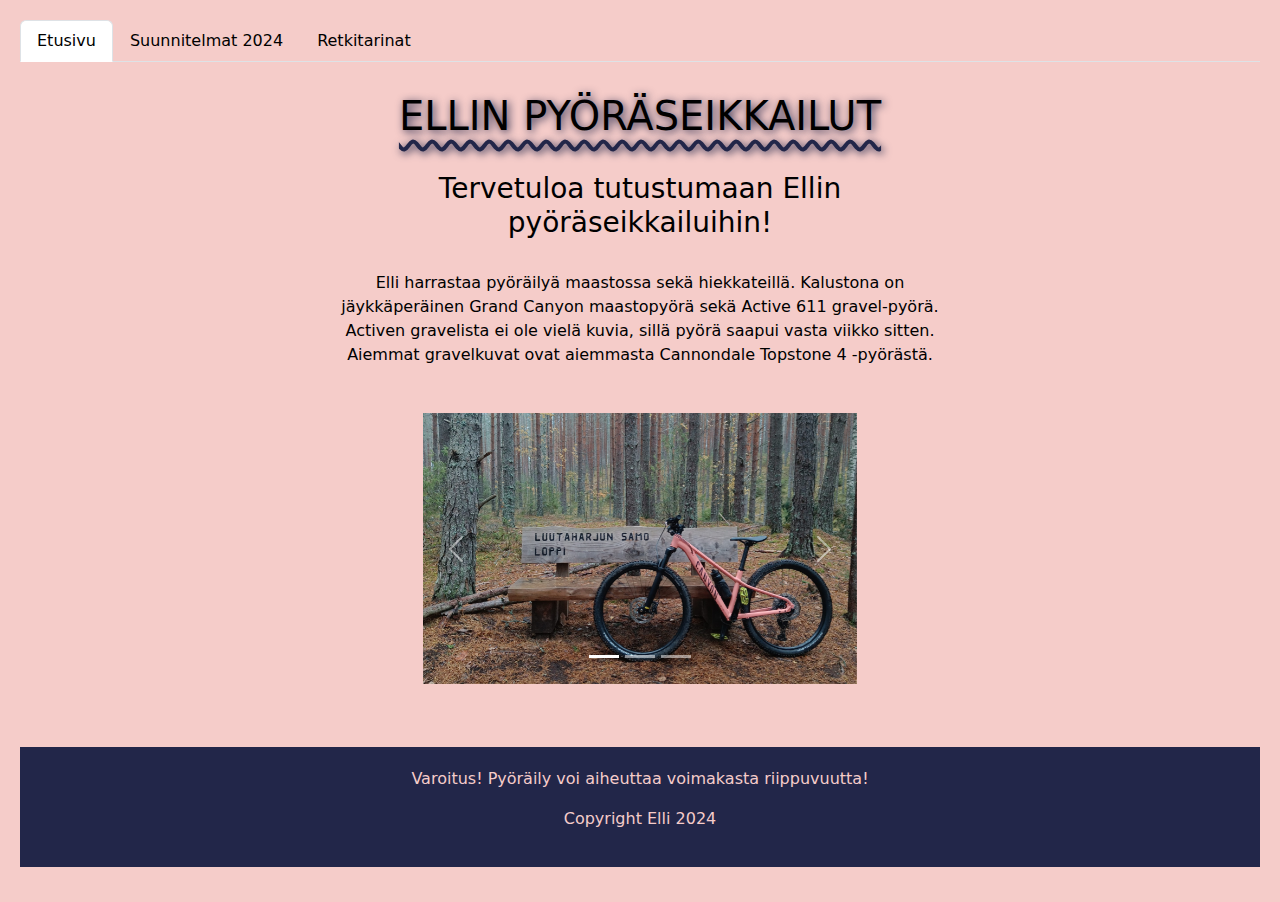
<file: index.html>
<!DOCTYPE html>
<html lang="en">
<head>
    <meta charset="UTF-8">
    <meta name="viewport" content="width=device-width, initial-scale=1">
    <title>Ellin pyöräseikkailut</title>
    <link href="https://cdn.jsdelivr.net/npm/bootstrap@5.3.3/dist/css/bootstrap.min.css" rel="stylesheet" integrity="sha384-QWTKZyjpPEjISv5WaRU9OFeRpok6YctnYmDr5pNlyT2bRjXh0JMhjY6hW+ALEwIH" crossorigin="anonymous">
    <link rel="stylesheet" type="text/css" href="./css-tiedostot/styles1.css">
</head>

<body>
    
<!--Navigointipalkki-->
<div class="navigointipalkki">
<ul class="nav nav-tabs">
    <li class="nav-item">
      <a class="nav-link active" href="./index.html">Etusivu</a>
    </li>
    <li class="nav-item">
      <a class="nav-link" href="./second.html">Suunnitelmat 2024</a>
    </li>
    <li class="nav-item">
      <a class="nav-link" href="./third.html">Retkitarinat</a>
    </li>
  </ul>
</div>

<!--Sivun varsinainen sisältö tähän väliin ja navigointi sekä footer erikseen-->

<div class="content">
    
<div class="otsikko">
    <h1> ELLIN PYÖRÄSEIKKAILUT </h1> <br>
    <h3> Tervetuloa tutustumaan Ellin pyöräseikkailuihin! </h3> <br>
    <p> Elli harrastaa pyöräilyä maastossa sekä hiekkateillä. Kalustona on jäykkäperäinen Grand Canyon maastopyörä sekä Active 611 gravel-pyörä. Activen gravelista ei ole vielä kuvia, sillä pyörä saapui vasta viikko sitten. Aiemmat gravelkuvat ovat aiemmasta Cannondale Topstone 4 -pyörästä.  </p>
    </div>

 <!-- Tästä alkaa koko karuselli -->
<div class="carousel-container">

  <div id="demo" class="carousel slide" data-bs-ride="carousel">

  <!-- Indicators/dots -->
  <div class="carousel-indicators">
    <button type="button" data-bs-target="#demo" data-bs-slide-to="0" class="active"></button>
    <button type="button" data-bs-target="#demo" data-bs-slide-to="1"></button>
    <button type="button" data-bs-target="#demo" data-bs-slide-to="2"></button>
  </div>

  <!-- The slideshow/carousel -->
  <div class="carousel-inner">
    <div class="carousel-item active">
      <img class="img-fluid" src="./images/suor-loppi.png" alt="Loppi" >
    </div>
    <div class="carousel-item">
      <img class="img-fluid" src="./images/suor-kaldoaivi.png" alt="Kaldoaivi" >
    </div>
    <div class="carousel-item">
      <img class="img-fluid" src="./images/suor-loimaa.png" alt="Loimaa" >
    </div>
  </div>

  <!-- Left and right controls/icons -->
  <button class="carousel-control-prev" type="button" data-bs-target="#demo" data-bs-slide="prev">
    <span class="carousel-control-prev-icon"></span>
  </button>
  <button class="carousel-control-next" type="button" data-bs-target="#demo" data-bs-slide="next">
    <span class="carousel-control-next-icon"></span>
  </button>
  </div>
</div>

<!--Tähän loppuu karuselli-->


<br> <br>

<!--Tähän loppuu sisältöosuus-->
</div>


<footer class="footer">
  <p> Varoitus! Pyöräily voi aiheuttaa voimakasta riippuvuutta!</p>
  <p>Copyright Elli 2024  </p>
</footer>



  <script src="https://cdn.jsdelivr.net/npm/bootstrap@5.3.3/dist/js/bootstrap.bundle.min.js" integrity="sha384-YvpcrYf0tY3lHB60NNkmXc5s9fDVZLESaAA55NDzOxhy9GkcIdslK1eN7N6jIeHz" crossorigin="anonymous"></script>
</body>
</html>
</file>
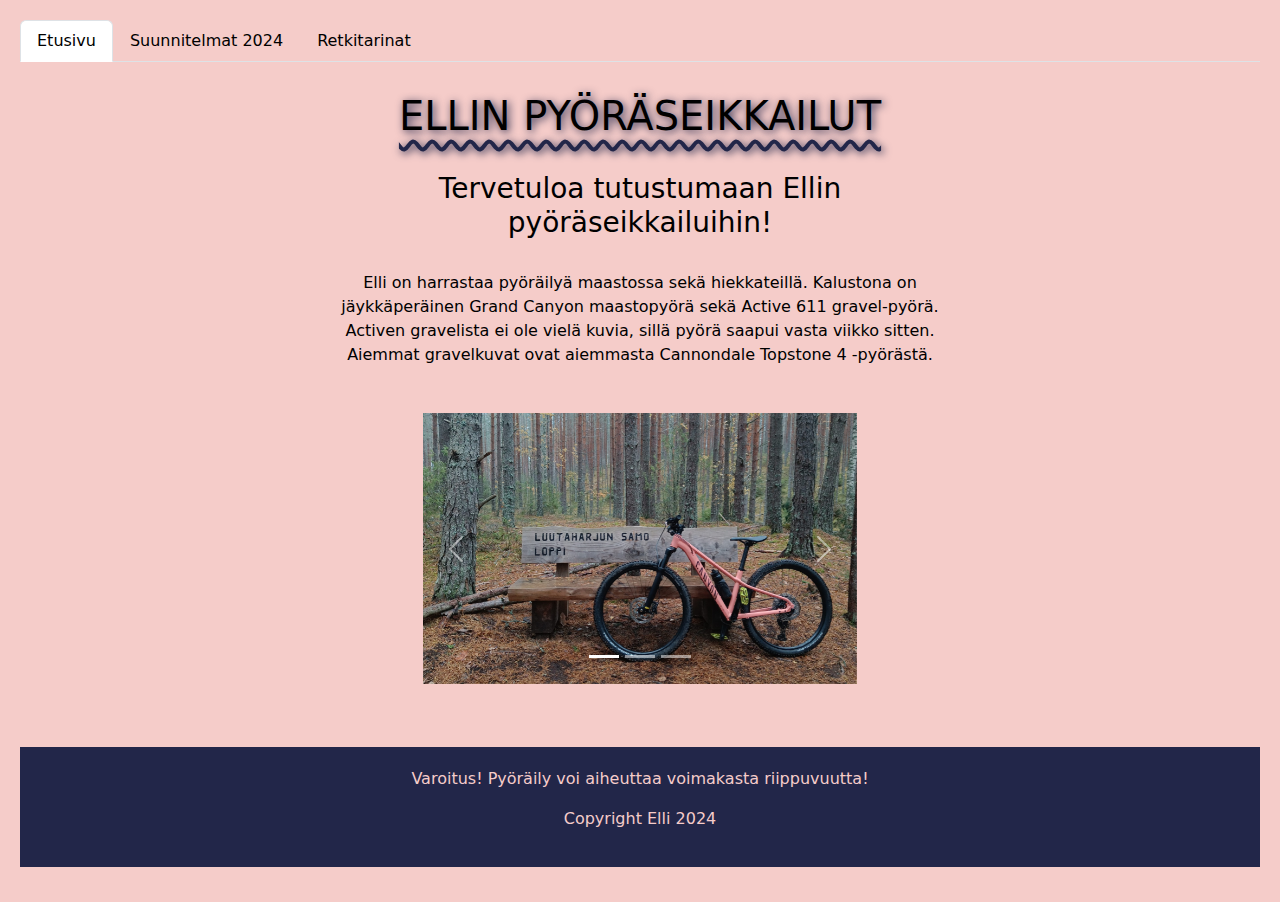
<file: WS08/index.html>
<!DOCTYPE html>
<html lang="en">
<head>
    <meta charset="UTF-8">
    <meta name="viewport" content="width=device-width, initial-scale=1">
    <title>Ellin pyöräseikkailut</title>
    <link href="https://cdn.jsdelivr.net/npm/bootstrap@5.3.3/dist/css/bootstrap.min.css" rel="stylesheet" integrity="sha384-QWTKZyjpPEjISv5WaRU9OFeRpok6YctnYmDr5pNlyT2bRjXh0JMhjY6hW+ALEwIH" crossorigin="anonymous">
    <link rel="stylesheet" type="text/css" href="./css-tiedostot/styles1.css">
</head>

<body>
    
<!--Navigointipalkki-->
<div class="navigointipalkki">
<ul class="nav nav-tabs">
    <li class="nav-item">
      <a class="nav-link active" href="./index.html">Etusivu</a>
    </li>
    <li class="nav-item">
      <a class="nav-link" href="./second.html">Suunnitelmat 2024</a>
    </li>
    <li class="nav-item">
      <a class="nav-link" href="./third.html">Retkitarinat</a>
    </li>
  </ul>
</div>

<!--Sivun varsinainen sisältö tähän väliin ja navigointi sekä footer erikseen-->

<div class="content">
    
<div class="otsikko">
    <h1> ELLIN PYÖRÄSEIKKAILUT </h1> <br>
    <h3> Tervetuloa tutustumaan Ellin pyöräseikkailuihin! </h3> <br>
    <p> Elli on harrastaa pyöräilyä maastossa sekä hiekkateillä. Kalustona on jäykkäperäinen Grand Canyon maastopyörä sekä Active 611 gravel-pyörä. Activen gravelista ei ole vielä kuvia, sillä pyörä saapui vasta viikko sitten. Aiemmat gravelkuvat ovat aiemmasta Cannondale Topstone 4 -pyörästä.  </p>
    </div>

 <!-- Tästä alkaa koko karuselli -->
<div class="carousel-container">

  <div id="demo" class="carousel slide" data-bs-ride="carousel">

  <!-- Indicators/dots -->
  <div class="carousel-indicators">
    <button type="button" data-bs-target="#demo" data-bs-slide-to="0" class="active"></button>
    <button type="button" data-bs-target="#demo" data-bs-slide-to="1"></button>
    <button type="button" data-bs-target="#demo" data-bs-slide-to="2"></button>
  </div>

  <!-- The slideshow/carousel -->
  <div class="carousel-inner">
    <div class="carousel-item active">
      <img class="img-fluid" src="./images/suor-loppi.png" alt="Loppi" >
    </div>
    <div class="carousel-item">
      <img class="img-fluid" src="./images/suor-kaldoaivi.png" alt="Kaldoaivi" >
    </div>
    <div class="carousel-item">
      <img class="img-fluid" src="./images/suor-loimaa.png" alt="Loimaa" >
    </div>
  </div>

  <!-- Left and right controls/icons -->
  <button class="carousel-control-prev" type="button" data-bs-target="#demo" data-bs-slide="prev">
    <span class="carousel-control-prev-icon"></span>
  </button>
  <button class="carousel-control-next" type="button" data-bs-target="#demo" data-bs-slide="next">
    <span class="carousel-control-next-icon"></span>
  </button>
  </div>
</div>

<!--Tähän loppuu karuselli-->


<br> <br>

<!--Tähän loppuu sisältöosuus-->
</div>


<footer class="footer">
  <p> Varoitus! Pyöräily voi aiheuttaa voimakasta riippuvuutta!</p>
  <p>Copyright Elli 2024  </p>
</footer>



  <script src="https://cdn.jsdelivr.net/npm/bootstrap@5.3.3/dist/js/bootstrap.bundle.min.js" integrity="sha384-YvpcrYf0tY3lHB60NNkmXc5s9fDVZLESaAA55NDzOxhy9GkcIdslK1eN7N6jIeHz" crossorigin="anonymous"></script>
</body>
</html>
</file>
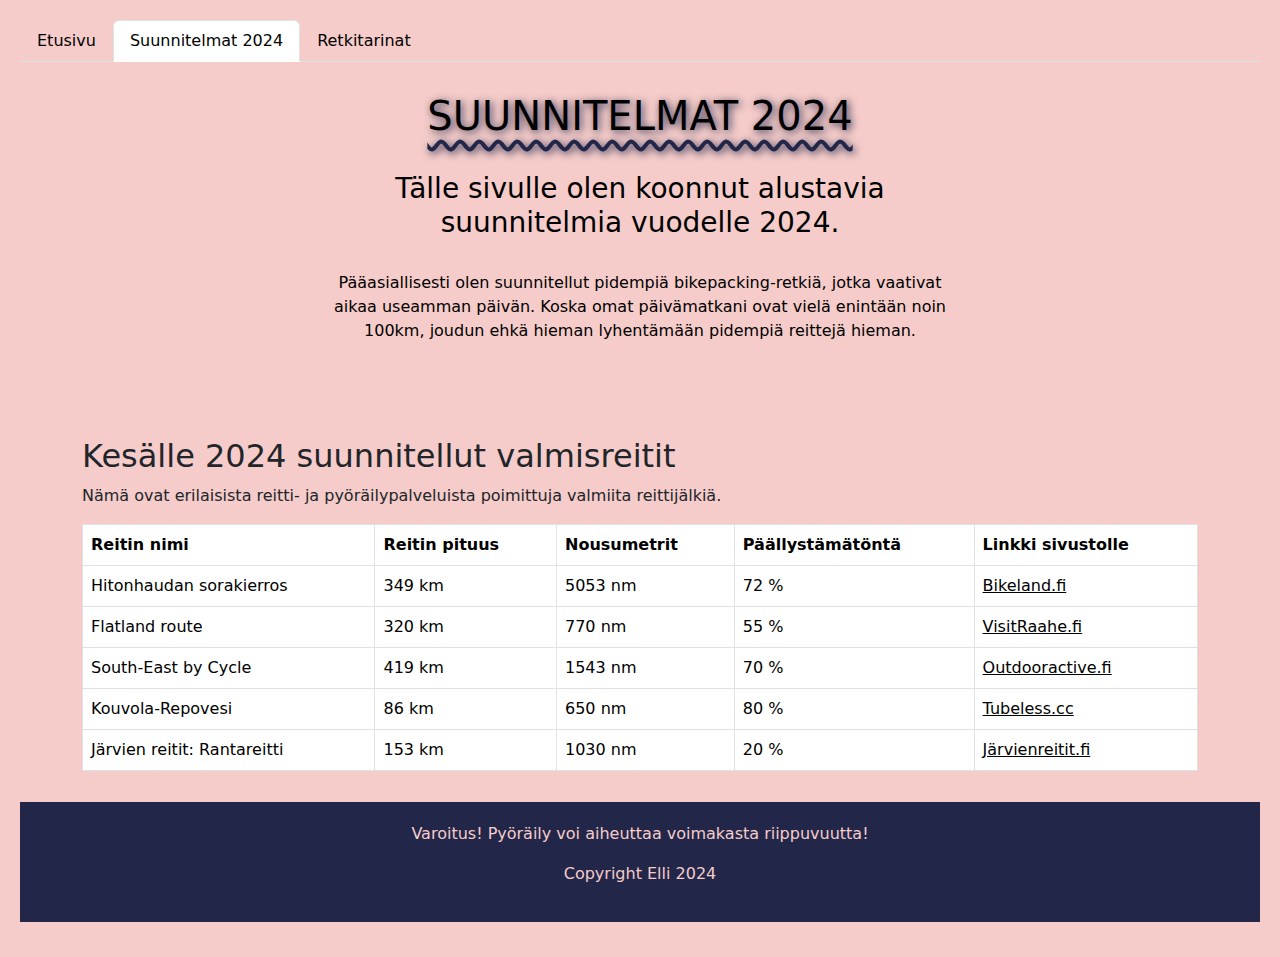
<file: second.html>
<!DOCTYPE html>
<html lang="en">
<head>
    <meta charset="UTF-8">
    <meta name="viewport" content="width=device-width, initial-scale=1">
    <title>Ellin pyöräseikkailut</title>
    <link href="https://cdn.jsdelivr.net/npm/bootstrap@5.3.3/dist/css/bootstrap.min.css" rel="stylesheet" integrity="sha384-QWTKZyjpPEjISv5WaRU9OFeRpok6YctnYmDr5pNlyT2bRjXh0JMhjY6hW+ALEwIH" crossorigin="anonymous">
    <link rel="stylesheet" type="text/css" href="./css-tiedostot/styles2.css">
</head>

<body>
    
<!--Navigointipalkki-->
<div class="navigointipalkki">
  <ul class="nav nav-tabs">
    <li class="nav-item">
      <a class="nav-link" href="./index.html">Etusivu</a>
    </li>
    <li class="nav-item">
      <a class="nav-link active" href="./second.html">Suunnitelmat 2024</a>
    </li>
    <li class="nav-item">
      <a class="nav-link" href="./third.html">Retkitarinat</a>
    </li>
  </ul>
</div>


<!--Sivun varsinainen sisältö tähän väliin ja navigointi sekä footer erikseen-->

<div class="content">

 <div class="otsikko">
    <h1> SUUNNITELMAT 2024 </h1> <br>
    <h3> Tälle sivulle olen koonnut alustavia suunnitelmia vuodelle 2024. </h3> <br>
    <p> Pääasiallisesti olen suunnitellut pidempiä bikepacking-retkiä, jotka vaativat aikaa useamman päivän. Koska omat päivämatkani ovat vielä enintään noin 100km, joudun ehkä hieman lyhentämään pidempiä reittejä hieman.   </p>
    </div>


<!--Taulukko-->   
<div class="container mt-5">
        <h2>Kesälle 2024 suunnitellut valmisreitit</h2>
        <p>Nämä ovat erilaisista reitti- ja pyöräilypalveluista poimittuja valmiita reittijälkiä.</p>   
        <div style="overflow-x:auto;">        
        <table class="table table-bordered">
          <thead>
            <tr>
              <th>Reitin nimi</th>
              <th>Reitin pituus</th>
              <th>Nousumetrit</th>
              <th>Päällystämätöntä</th>
              <th>Linkki sivustolle</th>
            </tr>
          </thead>
          <tbody>
            <tr>
              <td>Hitonhaudan sorakierros</td>
              <td>349 km</td>
              <td>5053 nm</td>
              <td>72 %</td>
              <td> <a href="https://www.bikeland.fi/lakelandbycycle-hitonhaudan" target="_blank"> Bikeland.fi </a> </td>
            </tr>
            <tr>
              <td>Flatland route</td>
              <td>320 km</td>
              <td>770 nm</td>
              <td>55 %</td>
              <td> <a href="https://www.visitraahe.fi/en/flatland-route-bicycle-touring" target="_blank"> VisitRaahe.fi </a> </td>
            </tr>
            <tr>
              <td>South-East by Cycle</td>
              <td>419 km</td>
              <td>1543 nm</td>
              <td>70 %</td>
              <td> <a href="https://www.outdooractive.fi/fi/route/gravel-pyoeraeily/kaakkois-suomi/south-east-by-cycle-pyoeraereitti/802215167/" target="_blank"> Outdooractive.fi </a> </td>
            </tr>

            <tr>
              <td>Kouvola-Repovesi</td>
              <td>86 km</td>
              <td>650 nm</td>
              <td>80 %</td>
              <td> <a href="https://www.tubeless.cc/stories/gravel-reitit-kouvola-repoveden-kansallispuisto" target="_blank"> Tubeless.cc </a> </td>
            </tr>

            <tr>
              <td>Järvien reitit: Rantareitti</td>
              <td>153 km</td>
              <td>1030 nm</td>
              <td>20 %</td>
              <td> <a href="https://jarvienreitit.fi/reitit/nasi-rantatie/" target="_blank"> Järvienreitit.fi </a> </td>
            </tr>

          </tbody>
        </table>
       </div> 
</div>
    

</div>

<!--Tähän loppui varsinainen sisältöosuus-->

<footer class="footer">
        <p> Varoitus! Pyöräily voi aiheuttaa voimakasta riippuvuutta!</p>
        <p>Copyright Elli 2024  </p>
  </footer>


  <script src="https://cdn.jsdelivr.net/npm/bootstrap@5.3.3/dist/js/bootstrap.bundle.min.js" integrity="sha384-YvpcrYf0tY3lHB60NNkmXc5s9fDVZLESaAA55NDzOxhy9GkcIdslK1eN7N6jIeHz" crossorigin="anonymous"></script>
</body>
</html>
</file>
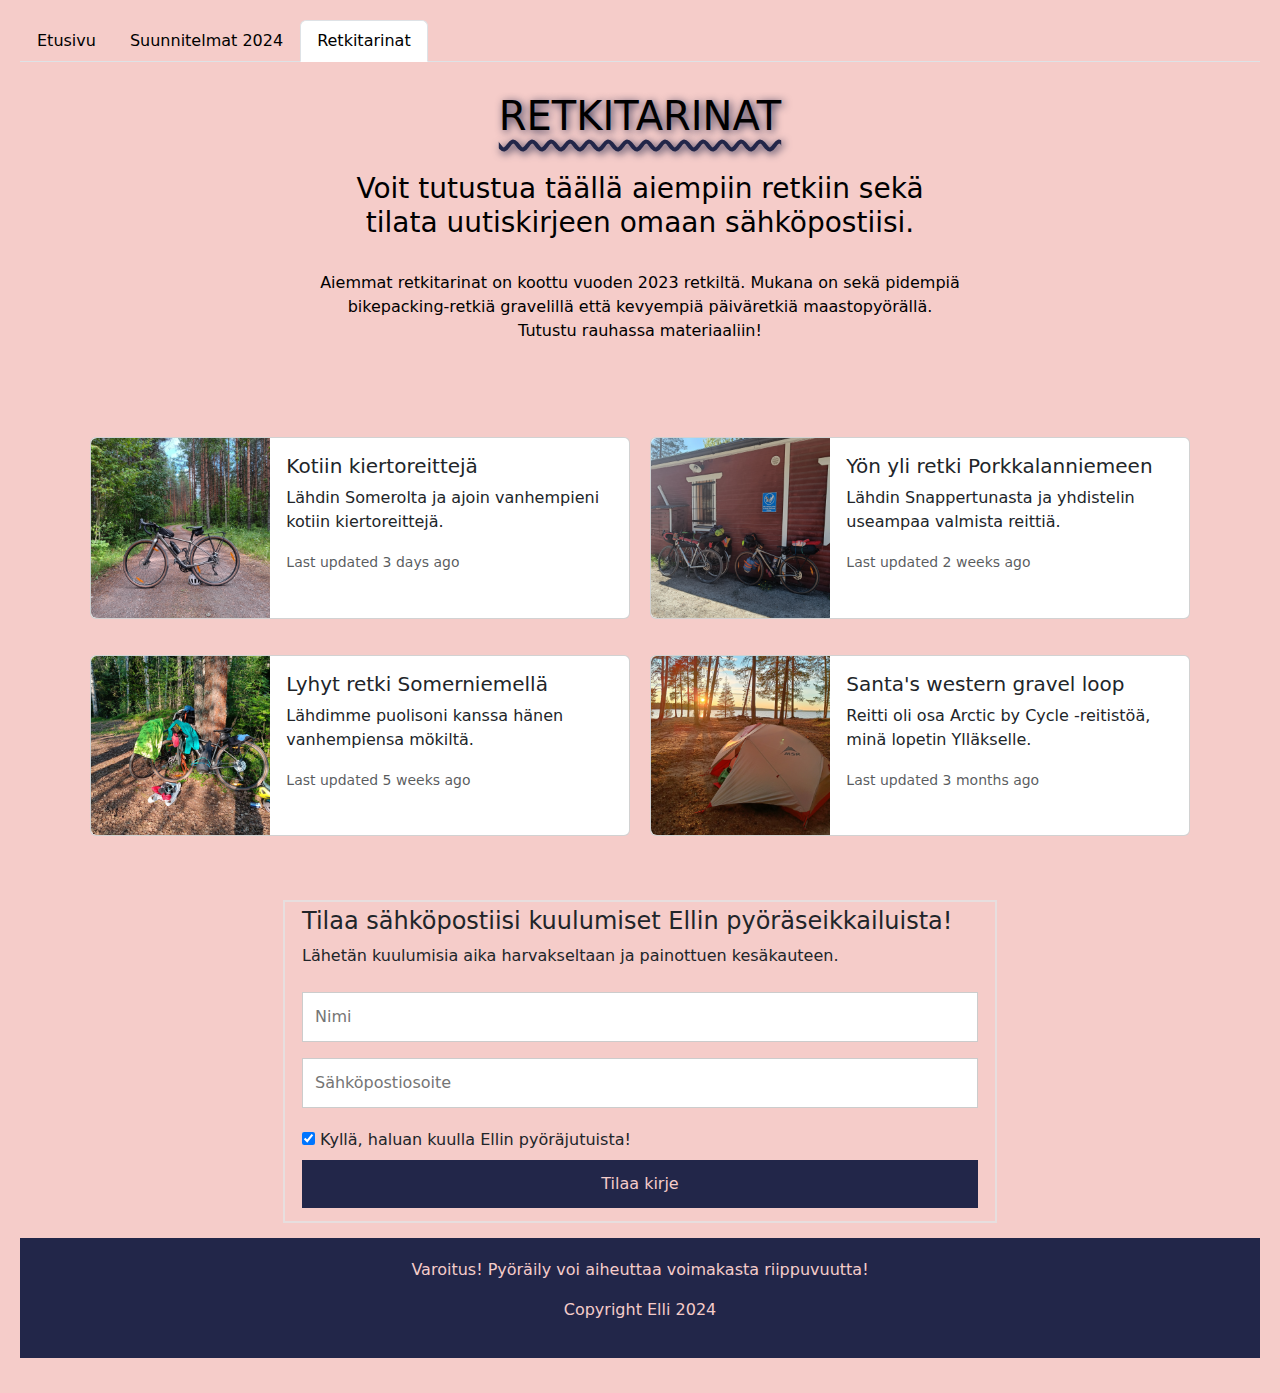
<file: third.html>
<!DOCTYPE html>
<html lang="en">
<head>
    <meta charset="UTF-8">
    <meta name="viewport" content="width=device-width, initial-scale=1">
    <title>Ellin pyöräseikkailut</title>
    <link href="https://cdn.jsdelivr.net/npm/bootstrap@5.3.3/dist/css/bootstrap.min.css" rel="stylesheet" integrity="sha384-QWTKZyjpPEjISv5WaRU9OFeRpok6YctnYmDr5pNlyT2bRjXh0JMhjY6hW+ALEwIH" crossorigin="anonymous">
    <link rel="stylesheet" type="text/css" href="./css-tiedostot/styles3.css">
</head>

<body>
    
<!--Navigointipalkki-->
<div class="navigointipalkki">  
  <ul class="nav nav-tabs">
    <li class="nav-item">
      <a class="nav-link" href="./index.html">Etusivu</a>
    </li>
    <li class="nav-item">
      <a class="nav-link" href="./second.html">Suunnitelmat 2024</a>
    </li>
    <li class="nav-item">
      <a class="nav-link active" href="./third.html">Retkitarinat</a>
    </li>
  </ul>
</div>

<!--Sivun varsinainen sisältö tähän väliin ja navigointi sekä footer erikseen-->

<div class="content">

<div class="otsikko">
<h1> RETKITARINAT </h1> <br>
<h3> Voit tutustua täällä aiempiin retkiin sekä tilata uutiskirjeen omaan sähköpostiisi.</h3> <br>
<p> Aiemmat retkitarinat on koottu vuoden 2023 retkiltä. Mukana on sekä pidempiä bikepacking-retkiä gravelillä että kevyempiä päiväretkiä maastopyörällä. Tutustu rauhassa materiaaliin!</p>
</div>

<br> <br>

<!--Tästä alkaa retkitarinakortit-->
<div class="cards-container">

  <!-- Ensimmäinen rivi korteista -->
<div class="card-row">
    <div class="card mb-3" style="max-width: 540px;">
      <div class="row g-0">
        <div class="col-md-4">
          <img src="./images/nelio-asento.png" class="img-fluid rounded-start" alt="pyörä hiekkatiellä">
        </div>
        <div class="col-md-8">
          <div class="card-body">
            <h5 class="card-title">Kotiin kiertoreittejä</h5>
            <p class="card-text"> Lähdin Somerolta ja ajoin vanhempieni kotiin kiertoreittejä.</p>
            <p class="card-text"><small class="text-body-secondary">Last updated 3 days ago</small></p>
          </div>
        </div>
      </div>
    </div>

    <div class="card mb-3" style="max-width: 540px;">
      <div class="row g-0">
        <div class="col-md-4">
          <img src="./images/nelio-retkipyorat.png" class="img-fluid rounded-start" alt="retkipyöriä tauolla">
        </div>
        <div class="col-md-8">
          <div class="card-body">
            <h5 class="card-title">Yön yli retki Porkkalanniemeen</h5>
            <p class="card-text"> Lähdin Snappertunasta ja yhdistelin useampaa valmista reittiä.</p>
            <p class="card-text"><small class="text-body-secondary">Last updated 2 weeks ago</small></p>
          </div>
        </div>
      </div>
    </div>
  </div>

  <!-- Toinen rivi korteista -->
  <div class="card-row">
    <div class="card mb-3" style="max-width: 540px;">
      <div class="row g-0">
        <div class="col-md-4">
          <img src="./images/nelio-somerniemi.png" class="img-fluid rounded-start" alt="pyörät leirissä">
        </div>
        <div class="col-md-8">
          <div class="card-body">
            <h5 class="card-title">Lyhyt retki Somerniemellä </h5>
            <p class="card-text"> Lähdimme puolisoni kanssa hänen vanhempiensa mökiltä. </p>
            <p class="card-text"><small class="text-body-secondary">Last updated 5 weeks ago</small></p>
          </div>
        </div>
      </div>
    </div>

    <div class="card mb-3" style="max-width: 540px;">
      <div class="row g-0">
        <div class="col-md-4">
          <img src="./images/nelio-teltta.png" class="img-fluid rounded-start" alt="teltta ilta-auringossa">
        </div>
        <div class="col-md-8">
          <div class="card-body">
            <h5 class="card-title">Santa's western gravel loop</h5>
            <p class="card-text"> Reitti oli osa Arctic by Cycle -reitistöä, minä lopetin Ylläkselle. </p>
            <p class="card-text"><small class="text-body-secondary">Last updated 3 months ago</small></p>
          </div>
        </div>
      </div>
    </div>
  </div>

</div> 


<br> <br>

<!--Tähän uutiskirjeen tilauskohta-->
<form action="action_page.php">
        <div class="container-fluid">
          <h4>Tilaa sähköpostiisi kuulumiset Ellin pyöräseikkailuista!</h4>
          <p> Lähetän kuulumisia aika harvakseltaan ja painottuen kesäkauteen.</p>
        </div>
      
        <div class="container-fluid">
          <input type="text" placeholder="Nimi" name="name" required>
          <input type="text" placeholder="Sähköpostiosoite" name="mail" required>
          <label>
            <input type="checkbox" checked="checked" name="subscribe"> Kyllä, haluan kuulla Ellin pyöräjutuista!
          </label>
        </div>
      
        <div class="container-fluid">
          <input type="submit" value="Tilaa kirje">
        </div>
</form>

</div>

<!--Tähän päättyi varsinainen sisältöosuus-->

<footer class="footer">
  <p> Varoitus! Pyöräily voi aiheuttaa voimakasta riippuvuutta!</p>
  <p>Copyright Elli 2024  </p>
</footer>


  <script src="https://cdn.jsdelivr.net/npm/bootstrap@5.3.3/dist/js/bootstrap.bundle.min.js" integrity="sha384-YvpcrYf0tY3lHB60NNkmXc5s9fDVZLESaAA55NDzOxhy9GkcIdslK1eN7N6jIeHz" crossorigin="anonymous"></script>
</body>
</html>
</file>
<file: css-tiedostot/styles1.css>
body {
    margin: 10px;
    padding: 10px;
    background-color: #f5ccc9;
}
.navigointipalkki {
    color:black;
}

.navigointipalkki .nav-link {
    color: black;
}

.otsikko {
    text-align: center;
    color: black;
    padding: 30px;
    max-width: 700px;
    margin:auto;
  }

  h1 {
    text-shadow: 2px 2px 8px  #222649;
    text-decoration: underline;
    text-decoration-style: wavy;
    text-decoration-color: #222649;
    text-underline-offset: 10px;
  }

.carousel-container {
    width: 35%;
    margin: 0 auto;
}

.carousel-container .carousel-inner {
    width: 100%;        /* Varmistaa, että karuselli täyttää kontainerinsa leveyden */
  }

#ekasivun_ekapalsta {
    width: 60%;
    height: 300px;
    margin: 0 auto;
    text-align: center;
}


.content {
    flex: 1; /* Venyttää sisältödivin täyttämään käytettävissä olevan tilan */
    display: flex;
    flex-direction: column;
}

.footer {
    width: 100%; /* Footerin leveys täyttää sivun leveyden */
    padding: 20px 0; /* Padding ylös ja alas */
    margin: 15px 0;
    text-align: center; 
    color:#f5ccc9;
    font-size: 16px;
    background-color: #222649; /* Taustaväri */
}
</file>
<file: WS08/css-tiedostot/styles1.css>
body {
    margin: 10px;
    padding: 10px;
    background-color: #f5ccc9;
}
.navigointipalkki {
    color:black;
}

.navigointipalkki .nav-link {
    color: black;
}

.otsikko {
    text-align: center;
    color: black;
    padding: 30px;
    max-width: 700px;
    margin:auto;
  }

  h1 {
    text-shadow: 2px 2px 8px  #222649;
    text-decoration: underline;
    text-decoration-style: wavy;
    text-decoration-color: #222649;
    text-underline-offset: 10px;
  }

.carousel-container {
    width: 35%;
    margin: 0 auto;
}

.carousel-container .carousel-inner {
    width: 100%;        /* Varmistaa, että karuselli täyttää kontainerinsa leveyden */
  }

#ekasivun_ekapalsta {
    width: 60%;
    height: 300px;
    margin: 0 auto;
    text-align: center;
}


.content {
    flex: 1; /* Venyttää sisältödivin täyttämään käytettävissä olevan tilan */
    display: flex;
    flex-direction: column;
}

.footer {
    width: 100%; /* Footerin leveys täyttää sivun leveyden */
    padding: 20px 0; /* Padding ylös ja alas */
    margin: 15px 0;
    text-align: center; 
    color:#f5ccc9;
    font-size: 16px;
    background-color: #222649; /* Taustaväri */
}
</file>
<file: css-tiedostot/styles2.css>
body {
    margin: 10px;
    padding: 10px;
    background-color: #f5ccc9;;
}

.navigointipalkki {
    color:black;

}

.navigointipalkki .nav-link {
    color: black;

}


.otsikko {
    text-align: center;
    color: black;
    padding: 30px;
    max-width: 700px;
    margin: auto;
  
  }

  h1 {
    text-shadow: 2px 2px 8px  #222649;
    text-decoration: underline;
    text-decoration-style: wavy;
    text-decoration-color: #222649;
    text-underline-offset: 10px;

  }

.table a {
    color: black;
}

.table a:hover {
    color: rgb(226, 139, 139);
}



.content {
    flex: 1; /* Venyttää sisältödivin täyttämään käytettävissä olevan tilan */
    display: flex;
    flex-direction: column;
}

.footer {
    width: 100%; /* Footerin leveys täyttää sivun leveyden */
    padding: 20px 0; /* Padding ylös ja alas */
    margin: 15px 0;
    text-align: center; /* Tekstin keskitys */
    color:#f5ccc9;
    font-size: 16px;
    background-color: #222649; /* Taustaväri */
}
</file>
<file: css-tiedostot/styles3.css>
body {
  margin: 10px;
  padding: 10px;
  background-color: #f5ccc9;
}

.navigointipalkki {
  color: black;
}

.navigointipalkki .nav-link {
  color: black;
}

.otsikko {
  text-align: center;
  color: black;
  padding: 30px;
  max-width: 700px;
  margin: auto;
}

h1 {
  text-shadow: 2px 2px 8px  #222649;
  text-decoration: underline;
  text-decoration-style: wavy;
  text-decoration-color: #222649;
  text-underline-offset: 10px;

}

.cards-container {
display: flex;
flex-direction: column; /* Tämä pakottaa kortit asettumaan pystysuuntaan */
align-items: center; /* Keskitetään sisältö vertikaalisesti */
gap: 20px; /* Väliä korttien ja rivien välille */
}

.card-row {
display: flex;
justify-content: center; /* Keskitetään kortit horisontaalisesti */
gap: 20px; /* Väliä korttien välille */
}

form {
  border: 2px solid #e7dede;
  max-width: 80%;
  margin: auto;
  padding: 5px;
}

.container {
  padding: 15px;
  background-color: #f1f1f1;
}

input[type=text], input[type=submit] {
  width: 100%;
  padding: 12px;
  margin: 8px 0;
  display: inline-block;
  border: 1px solid #ccc;
  box-sizing: border-box;
}

input[type=checkbox] {
  margin-top: 16px;
}

input[type=submit] {
  background-color: #222649;
  color: #f5ccc9;
  border: none;
}

input[type=submit]:hover {
  opacity: 0.8;
}

.container-fluid {
  max-width: 700px; /* Säädä tämä arvo tarpeen mukaan */
  margin: auto; /* Keskittää lomakkeen horisontaalisesti */
}

.content {
  flex: 1; /* Venyttää sisältödivin täyttämään käytettävissä olevan tilan */
  display: flex;
  flex-direction: column;
}

.footer {
  width: 100%; /* Footerin leveys täyttää sivun leveyden */
  padding: 20px 0; /* Padding ylös ja alas */
  margin: 15px 0;
  text-align: center; /* Tekstin keskitys */
  color:#f5ccc9;
  font-size: 16px;
  background-color: #222649; /* Taustaväri */
}
</file>
